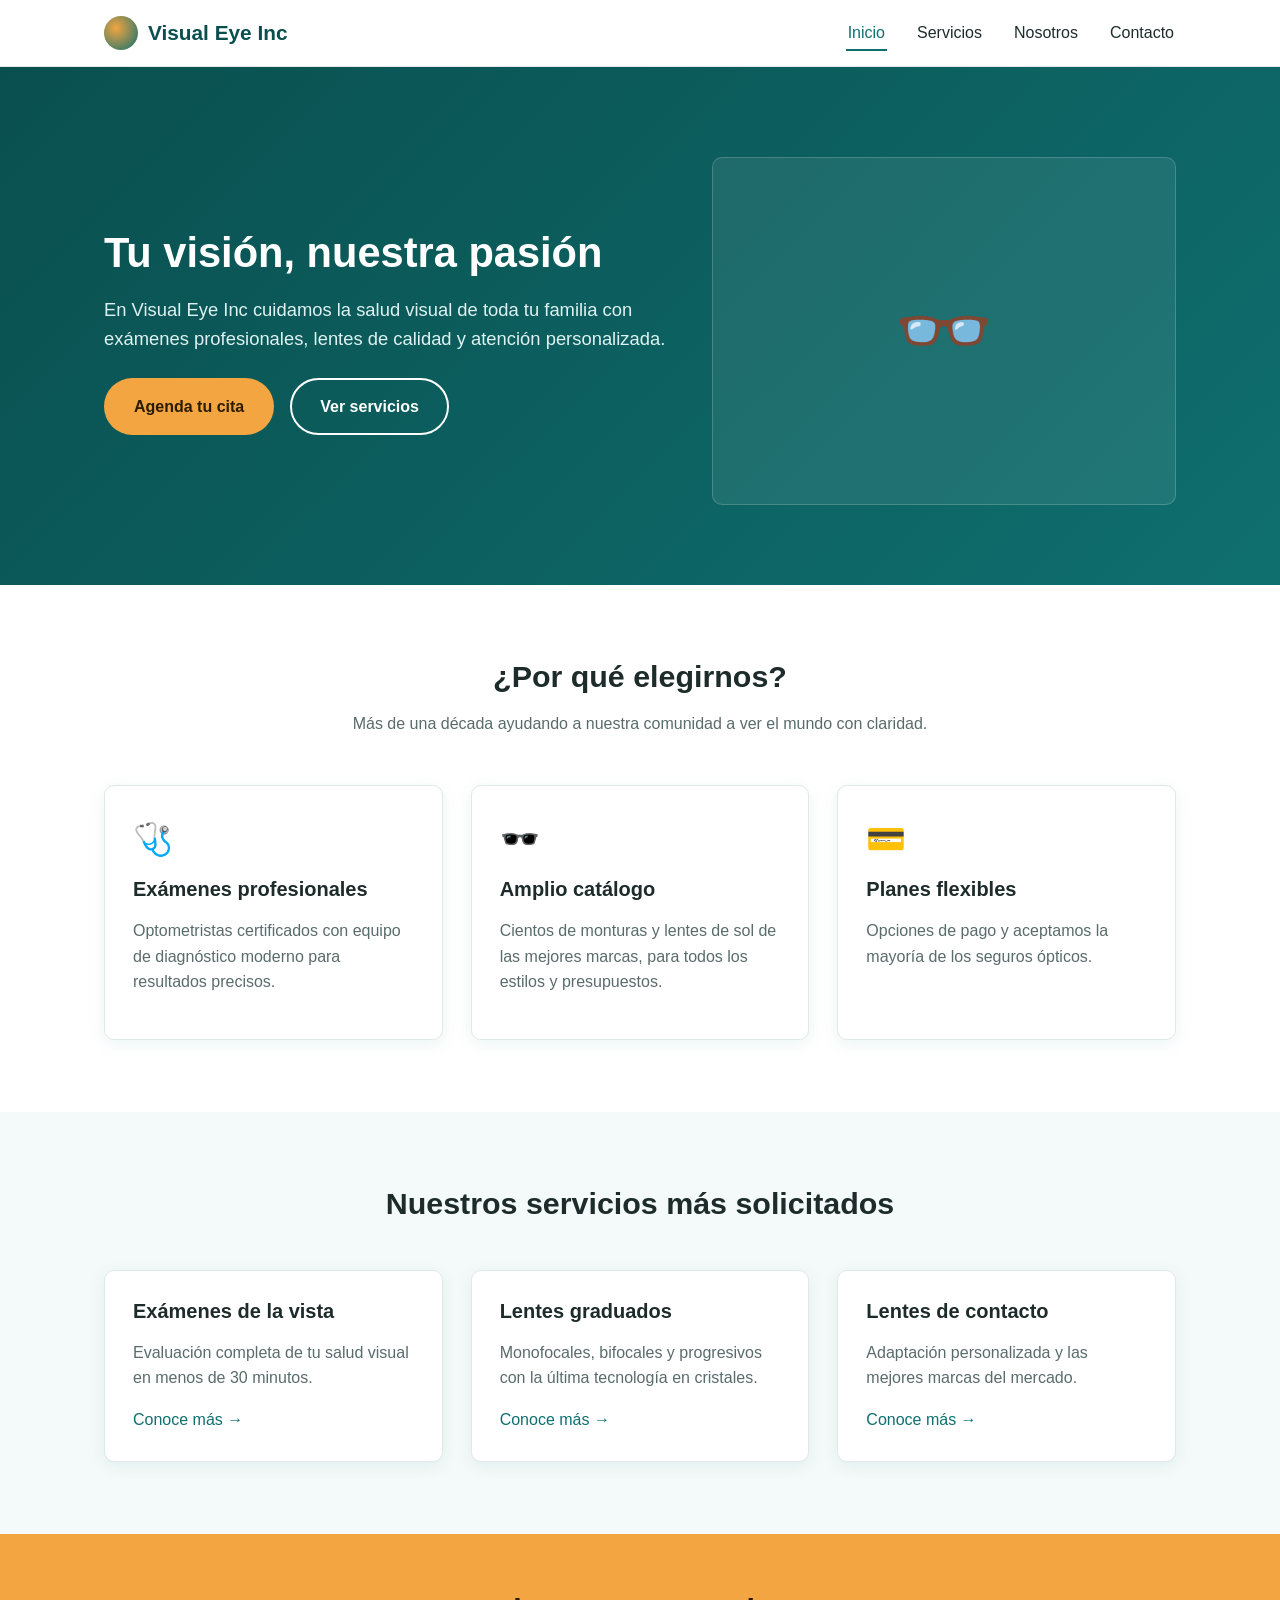
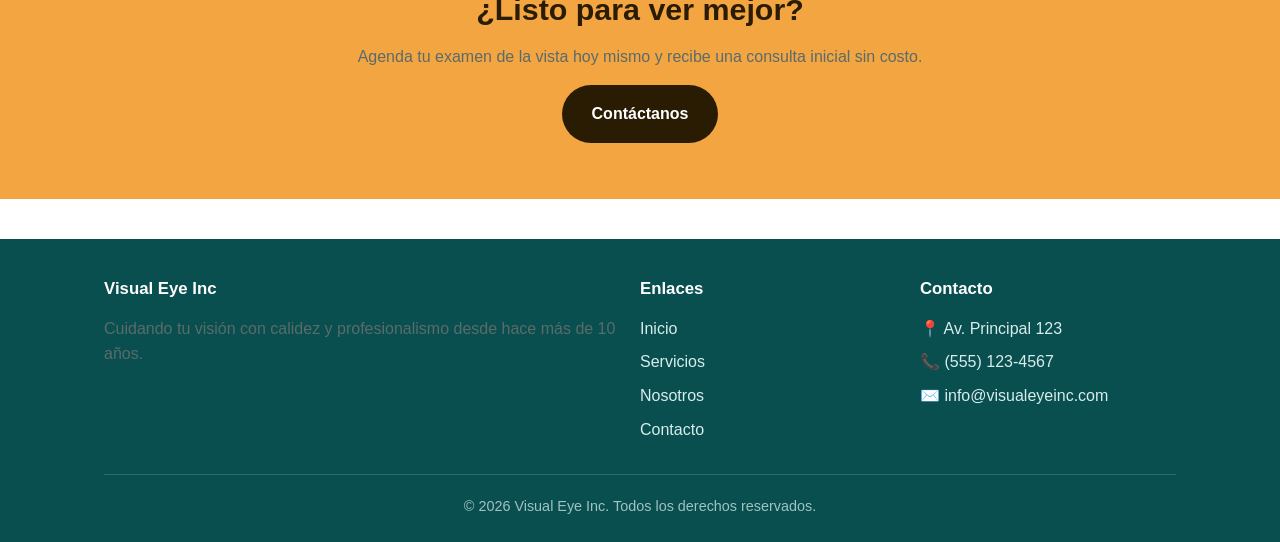
<file: index.html>
<!DOCTYPE html>
<html lang="es">
<head>
<meta charset="UTF-8">
<meta name="viewport" content="width=device-width, initial-scale=1.0">
<title>Visual Eye Inc | Óptica y Cuidado Visual</title>
<meta name="description" content="Visual Eye Inc - Exámenes de la vista, lentes graduados y cuidado visual para toda la familia.">
<link rel="stylesheet" href="css/style.css">
</head>
<body>

<header class="site-header">
  <div class="nav-wrap">
    <a href="index.html" class="logo">
      <span class="logo-mark" aria-hidden="true"></span>
      Visual Eye Inc
    </a>
    <button class="nav-toggle" aria-label="Abrir menú" aria-expanded="false">&#9776;</button>
    <nav class="main-nav">
      <ul>
        <li><a href="index.html" class="active">Inicio</a></li>
        <li><a href="servicios.html">Servicios</a></li>
        <li><a href="nosotros.html">Nosotros</a></li>
        <li><a href="contacto.html">Contacto</a></li>
      </ul>
    </nav>
  </div>
</header>

<section class="hero">
  <div class="container">
    <div>
      <h1>Tu visión, nuestra pasión</h1>
      <p class="lead">En Visual Eye Inc cuidamos la salud visual de toda tu familia con exámenes profesionales, lentes de calidad y atención personalizada.</p>
      <div class="hero-actions">
        <a href="contacto.html" class="btn btn-primary">Agenda tu cita</a>
        <a href="servicios.html" class="btn btn-outline">Ver servicios</a>
      </div>
    </div>
    <div class="hero-art" aria-hidden="true">👓</div>
  </div>
</section>

<section>
  <div class="container">
    <div class="section-head">
      <h2>¿Por qué elegirnos?</h2>
      <p>Más de una década ayudando a nuestra comunidad a ver el mundo con claridad.</p>
    </div>
    <div class="grid grid-3">
      <div class="card">
        <div class="icon">🩺</div>
        <h3>Exámenes profesionales</h3>
        <p>Optometristas certificados con equipo de diagnóstico moderno para resultados precisos.</p>
      </div>
      <div class="card">
        <div class="icon">🕶️</div>
        <h3>Amplio catálogo</h3>
        <p>Cientos de monturas y lentes de sol de las mejores marcas, para todos los estilos y presupuestos.</p>
      </div>
      <div class="card">
        <div class="icon">💳</div>
        <h3>Planes flexibles</h3>
        <p>Opciones de pago y aceptamos la mayoría de los seguros ópticos.</p>
      </div>
    </div>
  </div>
</section>

<section class="section-alt">
  <div class="container">
    <div class="section-head">
      <h2>Nuestros servicios más solicitados</h2>
    </div>
    <div class="grid grid-3">
      <div class="card">
        <h3>Exámenes de la vista</h3>
        <p>Evaluación completa de tu salud visual en menos de 30 minutos.</p>
        <a href="servicios.html">Conoce más &rarr;</a>
      </div>
      <div class="card">
        <h3>Lentes graduados</h3>
        <p>Monofocales, bifocales y progresivos con la última tecnología en cristales.</p>
        <a href="servicios.html">Conoce más &rarr;</a>
      </div>
      <div class="card">
        <h3>Lentes de contacto</h3>
        <p>Adaptación personalizada y las mejores marcas del mercado.</p>
        <a href="servicios.html">Conoce más &rarr;</a>
      </div>
    </div>
  </div>
</section>

<section class="cta-band">
  <div class="container">
    <h2>¿Listo para ver mejor?</h2>
    <p>Agenda tu examen de la vista hoy mismo y recibe una consulta inicial sin costo.</p>
    <a href="contacto.html" class="btn btn-primary">Contáctanos</a>
  </div>
</section>

<footer class="site-footer">
  <div class="container">
    <div class="footer-grid">
      <div>
        <h3>Visual Eye Inc</h3>
        <p>Cuidando tu visión con calidez y profesionalismo desde hace más de 10 años.</p>
      </div>
      <div>
        <h3>Enlaces</h3>
        <ul>
          <li><a href="index.html">Inicio</a></li>
          <li><a href="servicios.html">Servicios</a></li>
          <li><a href="nosotros.html">Nosotros</a></li>
          <li><a href="contacto.html">Contacto</a></li>
        </ul>
      </div>
      <div>
        <h3>Contacto</h3>
        <ul>
          <li>📍 Av. Principal 123</li>
          <li>📞 (555) 123-4567</li>
          <li>✉️ info@visualeyeinc.com</li>
        </ul>
      </div>
    </div>
    <div class="footer-bottom">
      &copy; <span id="year"></span> Visual Eye Inc. Todos los derechos reservados.
    </div>
  </div>
</footer>

<script src="js/script.js"></script>
</body>
</html>
</file>
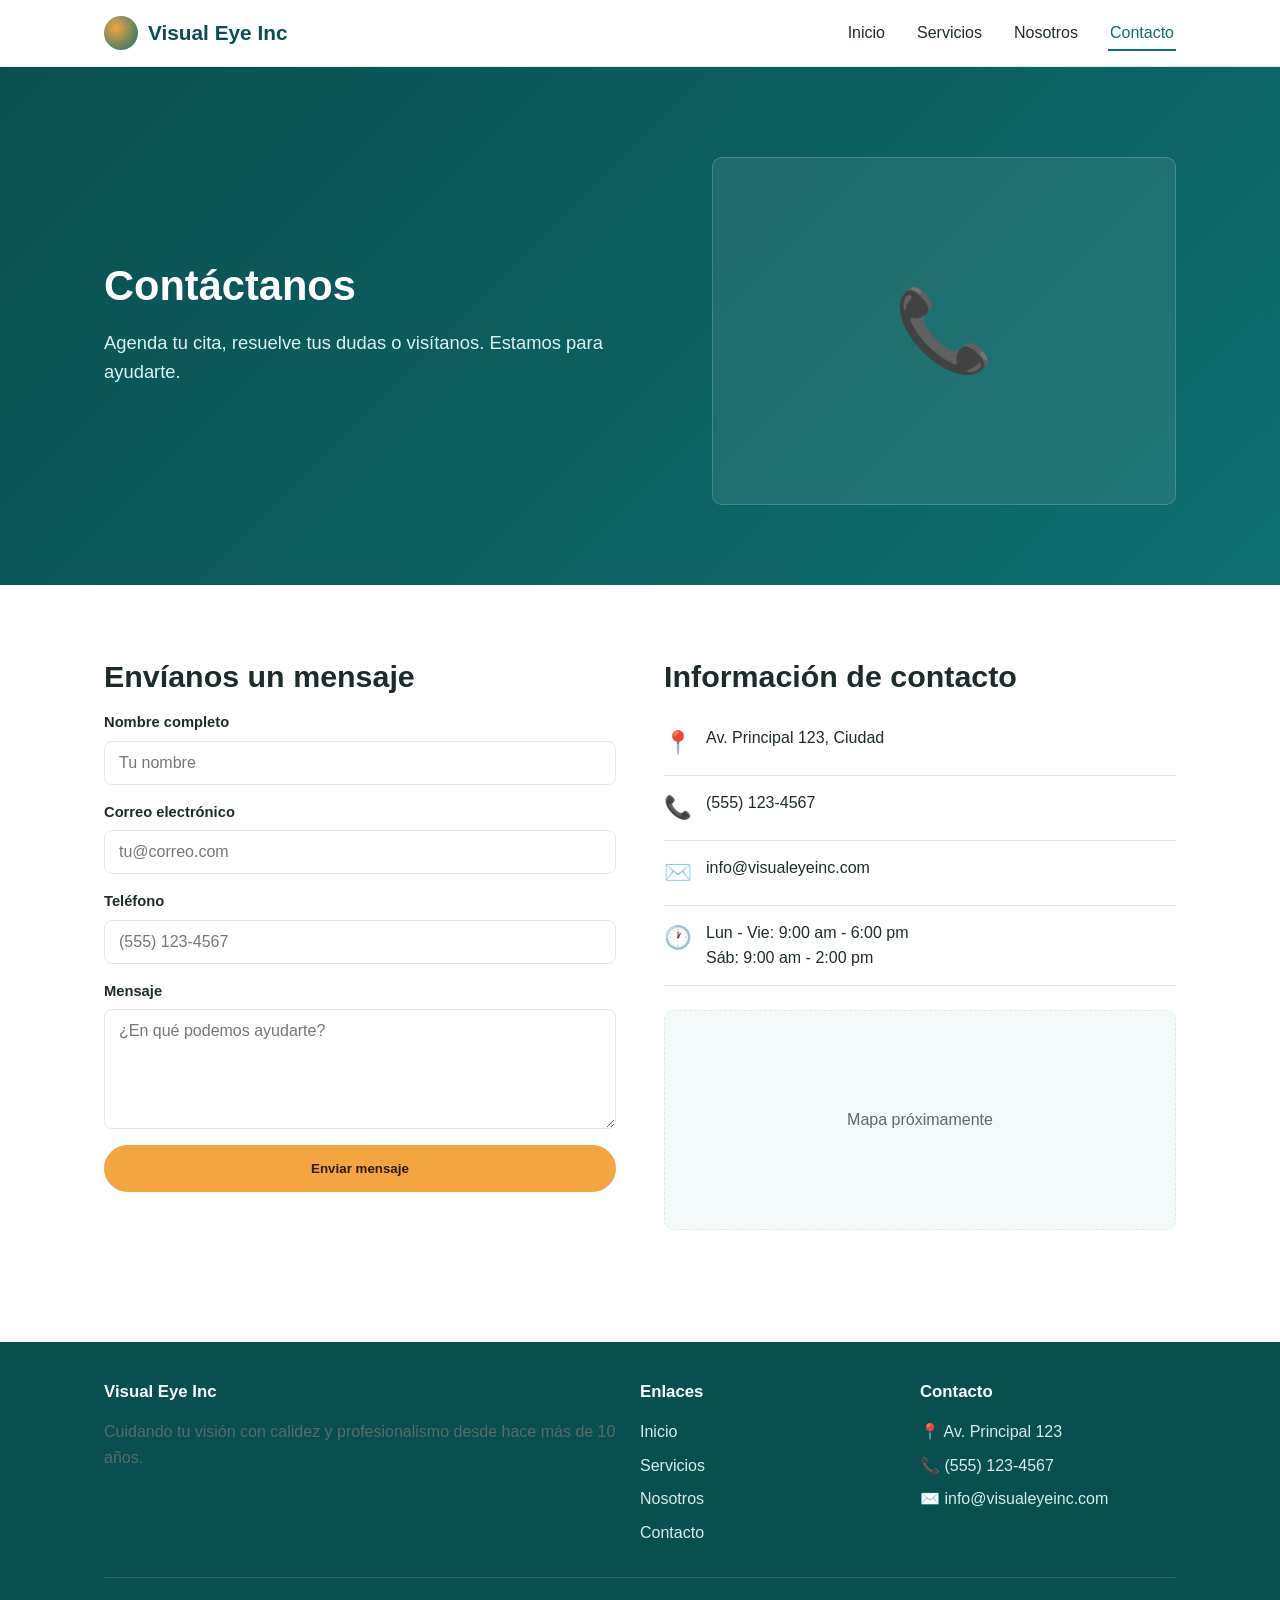
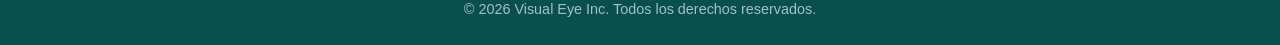
<file: contacto.html>
<!DOCTYPE html>
<html lang="es">
<head>
<meta charset="UTF-8">
<meta name="viewport" content="width=device-width, initial-scale=1.0">
<title>Contacto | Visual Eye Inc</title>
<meta name="description" content="Contáctanos, agenda tu cita o visítanos en Visual Eye Inc.">
<link rel="stylesheet" href="css/style.css">
</head>
<body>

<header class="site-header">
  <div class="nav-wrap">
    <a href="index.html" class="logo">
      <span class="logo-mark" aria-hidden="true"></span>
      Visual Eye Inc
    </a>
    <button class="nav-toggle" aria-label="Abrir menú" aria-expanded="false">&#9776;</button>
    <nav class="main-nav">
      <ul>
        <li><a href="index.html">Inicio</a></li>
        <li><a href="servicios.html">Servicios</a></li>
        <li><a href="nosotros.html">Nosotros</a></li>
        <li><a href="contacto.html" class="active">Contacto</a></li>
      </ul>
    </nav>
  </div>
</header>

<section class="hero">
  <div class="container">
    <div>
      <h1>Contáctanos</h1>
      <p class="lead">Agenda tu cita, resuelve tus dudas o visítanos. Estamos para ayudarte.</p>
    </div>
    <div class="hero-art" aria-hidden="true">📞</div>
  </div>
</section>

<section>
  <div class="container contact-grid">
    <div>
      <h2>Envíanos un mensaje</h2>
      <form class="contact-form" id="contact-form">
        <div class="form-group">
          <label for="name">Nombre completo</label>
          <input type="text" id="name" name="name" required placeholder="Tu nombre">
        </div>
        <div class="form-group">
          <label for="email">Correo electrónico</label>
          <input type="email" id="email" name="email" required placeholder="tu@correo.com">
        </div>
        <div class="form-group">
          <label for="phone">Teléfono</label>
          <input type="tel" id="phone" name="phone" placeholder="(555) 123-4567">
        </div>
        <div class="form-group">
          <label for="message">Mensaje</label>
          <textarea id="message" name="message" required placeholder="¿En qué podemos ayudarte?"></textarea>
        </div>
        <button type="submit" class="btn btn-primary">Enviar mensaje</button>
        <p class="form-status" id="form-status">¡Gracias! Tu mensaje ha sido enviado. Te contactaremos pronto.</p>
      </form>
    </div>

    <div>
      <h2>Información de contacto</h2>
      <ul class="info-list">
        <li><span class="icon">📍</span> <span>Av. Principal 123, Ciudad</span></li>
        <li><span class="icon">📞</span> <span>(555) 123-4567</span></li>
        <li><span class="icon">✉️</span> <span>info@visualeyeinc.com</span></li>
        <li><span class="icon">🕐</span> <span>Lun - Vie: 9:00 am - 6:00 pm<br>Sáb: 9:00 am - 2:00 pm</span></li>
      </ul>
      <div class="map-placeholder">Mapa próximamente</div>
    </div>
  </div>
</section>

<footer class="site-footer">
  <div class="container">
    <div class="footer-grid">
      <div>
        <h3>Visual Eye Inc</h3>
        <p>Cuidando tu visión con calidez y profesionalismo desde hace más de 10 años.</p>
      </div>
      <div>
        <h3>Enlaces</h3>
        <ul>
          <li><a href="index.html">Inicio</a></li>
          <li><a href="servicios.html">Servicios</a></li>
          <li><a href="nosotros.html">Nosotros</a></li>
          <li><a href="contacto.html">Contacto</a></li>
        </ul>
      </div>
      <div>
        <h3>Contacto</h3>
        <ul>
          <li>📍 Av. Principal 123</li>
          <li>📞 (555) 123-4567</li>
          <li>✉️ info@visualeyeinc.com</li>
        </ul>
      </div>
    </div>
    <div class="footer-bottom">
      &copy; <span id="year"></span> Visual Eye Inc. Todos los derechos reservados.
    </div>
  </div>
</footer>

<script src="js/script.js"></script>
</body>
</html>
</file>
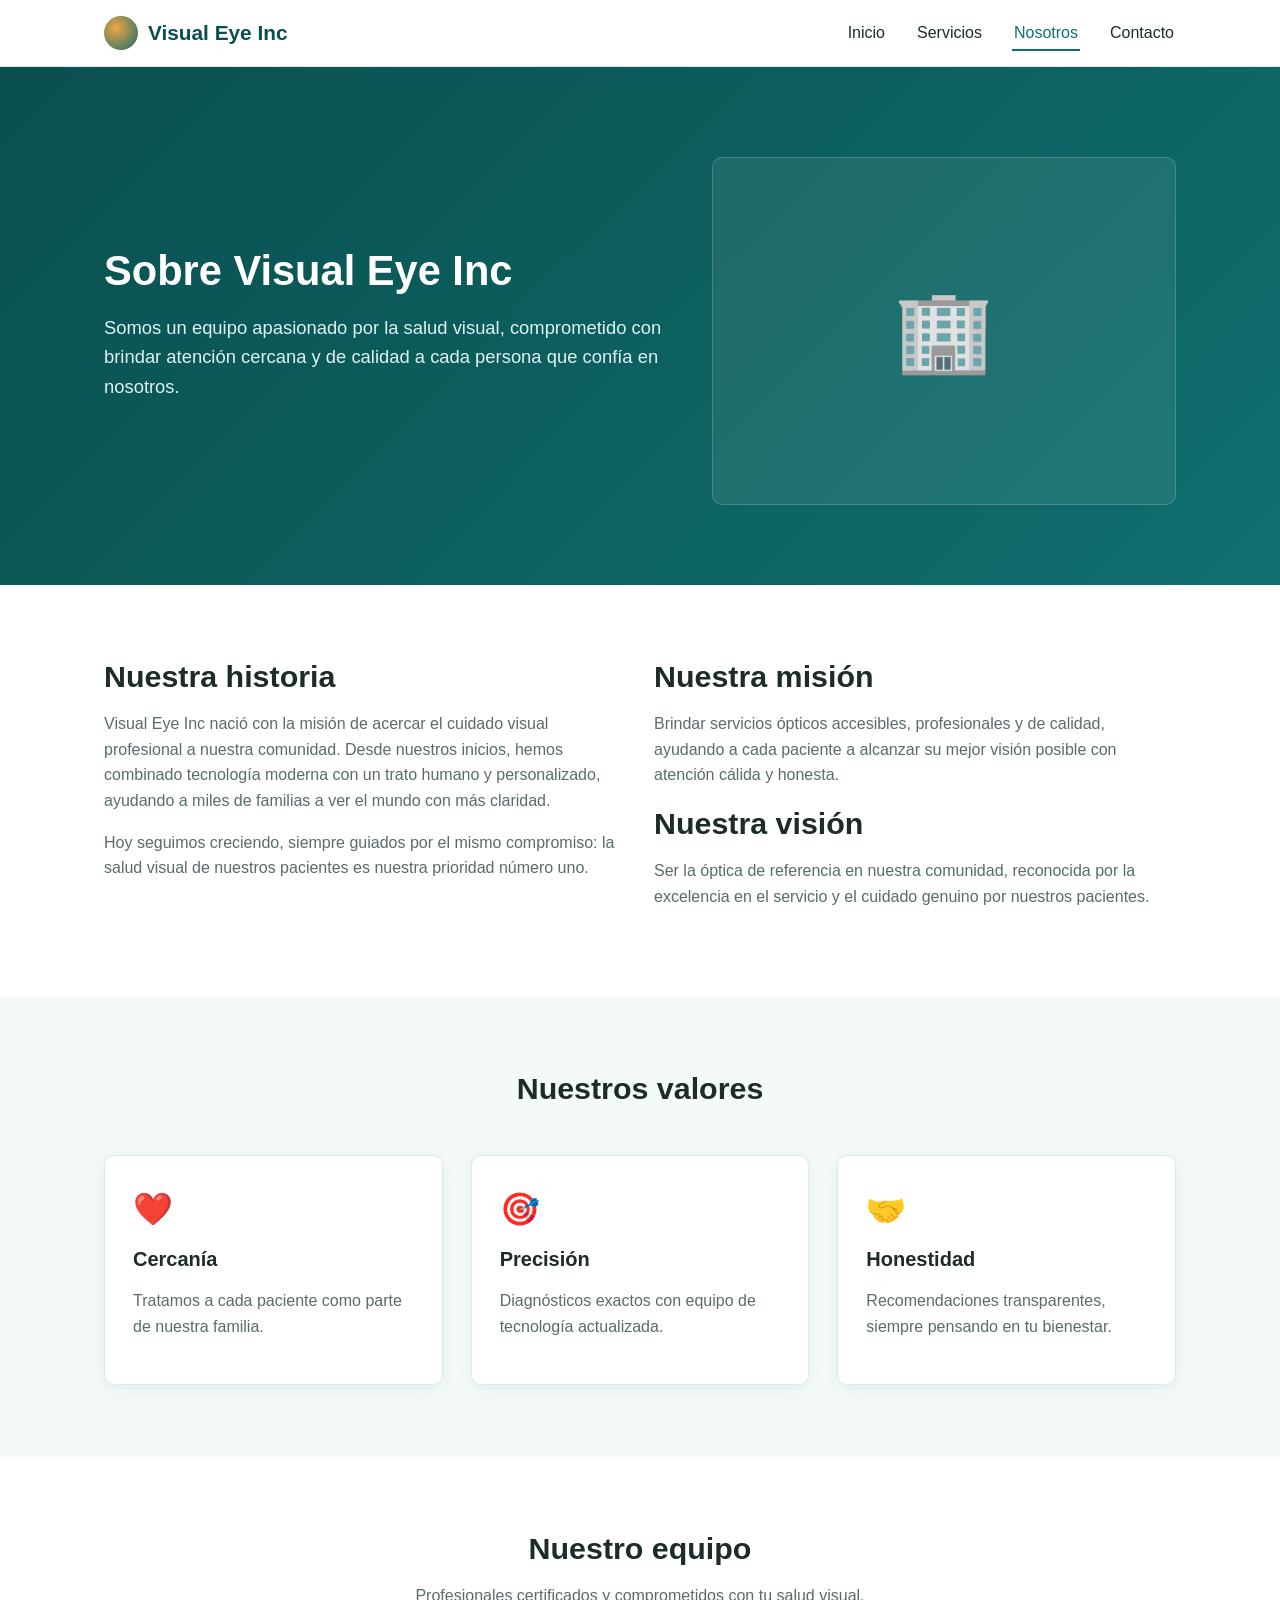
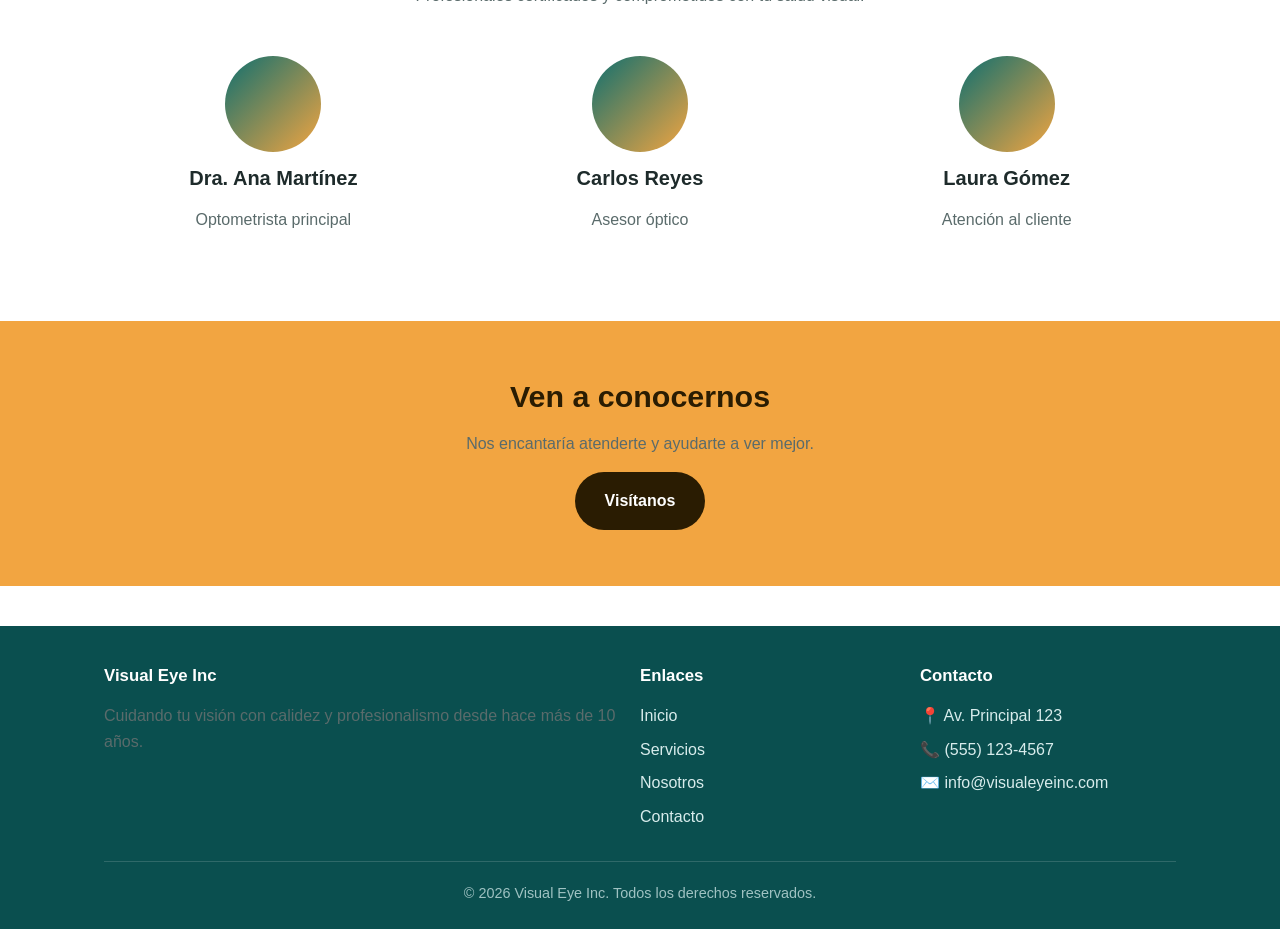
<file: nosotros.html>
<!DOCTYPE html>
<html lang="es">
<head>
<meta charset="UTF-8">
<meta name="viewport" content="width=device-width, initial-scale=1.0">
<title>Nosotros | Visual Eye Inc</title>
<meta name="description" content="Conoce la historia, misión y equipo de Visual Eye Inc.">
<link rel="stylesheet" href="css/style.css">
</head>
<body>

<header class="site-header">
  <div class="nav-wrap">
    <a href="index.html" class="logo">
      <span class="logo-mark" aria-hidden="true"></span>
      Visual Eye Inc
    </a>
    <button class="nav-toggle" aria-label="Abrir menú" aria-expanded="false">&#9776;</button>
    <nav class="main-nav">
      <ul>
        <li><a href="index.html">Inicio</a></li>
        <li><a href="servicios.html">Servicios</a></li>
        <li><a href="nosotros.html" class="active">Nosotros</a></li>
        <li><a href="contacto.html">Contacto</a></li>
      </ul>
    </nav>
  </div>
</header>

<section class="hero">
  <div class="container">
    <div>
      <h1>Sobre Visual Eye Inc</h1>
      <p class="lead">Somos un equipo apasionado por la salud visual, comprometido con brindar atención cercana y de calidad a cada persona que confía en nosotros.</p>
    </div>
    <div class="hero-art" aria-hidden="true">🏢</div>
  </div>
</section>

<section>
  <div class="container grid grid-2">
    <div>
      <h2>Nuestra historia</h2>
      <p>Visual Eye Inc nació con la misión de acercar el cuidado visual profesional a nuestra comunidad. Desde nuestros inicios, hemos combinado tecnología moderna con un trato humano y personalizado, ayudando a miles de familias a ver el mundo con más claridad.</p>
      <p>Hoy seguimos creciendo, siempre guiados por el mismo compromiso: la salud visual de nuestros pacientes es nuestra prioridad número uno.</p>
    </div>
    <div>
      <h2>Nuestra misión</h2>
      <p>Brindar servicios ópticos accesibles, profesionales y de calidad, ayudando a cada paciente a alcanzar su mejor visión posible con atención cálida y honesta.</p>
      <h2>Nuestra visión</h2>
      <p>Ser la óptica de referencia en nuestra comunidad, reconocida por la excelencia en el servicio y el cuidado genuino por nuestros pacientes.</p>
    </div>
  </div>
</section>

<section class="section-alt">
  <div class="container">
    <div class="section-head">
      <h2>Nuestros valores</h2>
    </div>
    <div class="grid grid-3">
      <div class="card">
        <div class="icon">❤️</div>
        <h3>Cercanía</h3>
        <p>Tratamos a cada paciente como parte de nuestra familia.</p>
      </div>
      <div class="card">
        <div class="icon">🎯</div>
        <h3>Precisión</h3>
        <p>Diagnósticos exactos con equipo de tecnología actualizada.</p>
      </div>
      <div class="card">
        <div class="icon">🤝</div>
        <h3>Honestidad</h3>
        <p>Recomendaciones transparentes, siempre pensando en tu bienestar.</p>
      </div>
    </div>
  </div>
</section>

<section>
  <div class="container">
    <div class="section-head">
      <h2>Nuestro equipo</h2>
      <p>Profesionales certificados y comprometidos con tu salud visual.</p>
    </div>
    <div class="grid grid-3">
      <div class="team-member">
        <div class="avatar" aria-hidden="true"></div>
        <h3>Dra. Ana Martínez</h3>
        <p>Optometrista principal</p>
      </div>
      <div class="team-member">
        <div class="avatar" aria-hidden="true"></div>
        <h3>Carlos Reyes</h3>
        <p>Asesor óptico</p>
      </div>
      <div class="team-member">
        <div class="avatar" aria-hidden="true"></div>
        <h3>Laura Gómez</h3>
        <p>Atención al cliente</p>
      </div>
    </div>
  </div>
</section>

<section class="cta-band">
  <div class="container">
    <h2>Ven a conocernos</h2>
    <p>Nos encantaría atenderte y ayudarte a ver mejor.</p>
    <a href="contacto.html" class="btn btn-primary">Visítanos</a>
  </div>
</section>

<footer class="site-footer">
  <div class="container">
    <div class="footer-grid">
      <div>
        <h3>Visual Eye Inc</h3>
        <p>Cuidando tu visión con calidez y profesionalismo desde hace más de 10 años.</p>
      </div>
      <div>
        <h3>Enlaces</h3>
        <ul>
          <li><a href="index.html">Inicio</a></li>
          <li><a href="servicios.html">Servicios</a></li>
          <li><a href="nosotros.html">Nosotros</a></li>
          <li><a href="contacto.html">Contacto</a></li>
        </ul>
      </div>
      <div>
        <h3>Contacto</h3>
        <ul>
          <li>📍 Av. Principal 123</li>
          <li>📞 (555) 123-4567</li>
          <li>✉️ info@visualeyeinc.com</li>
        </ul>
      </div>
    </div>
    <div class="footer-bottom">
      &copy; <span id="year"></span> Visual Eye Inc. Todos los derechos reservados.
    </div>
  </div>
</footer>

<script src="js/script.js"></script>
</body>
</html>
</file>
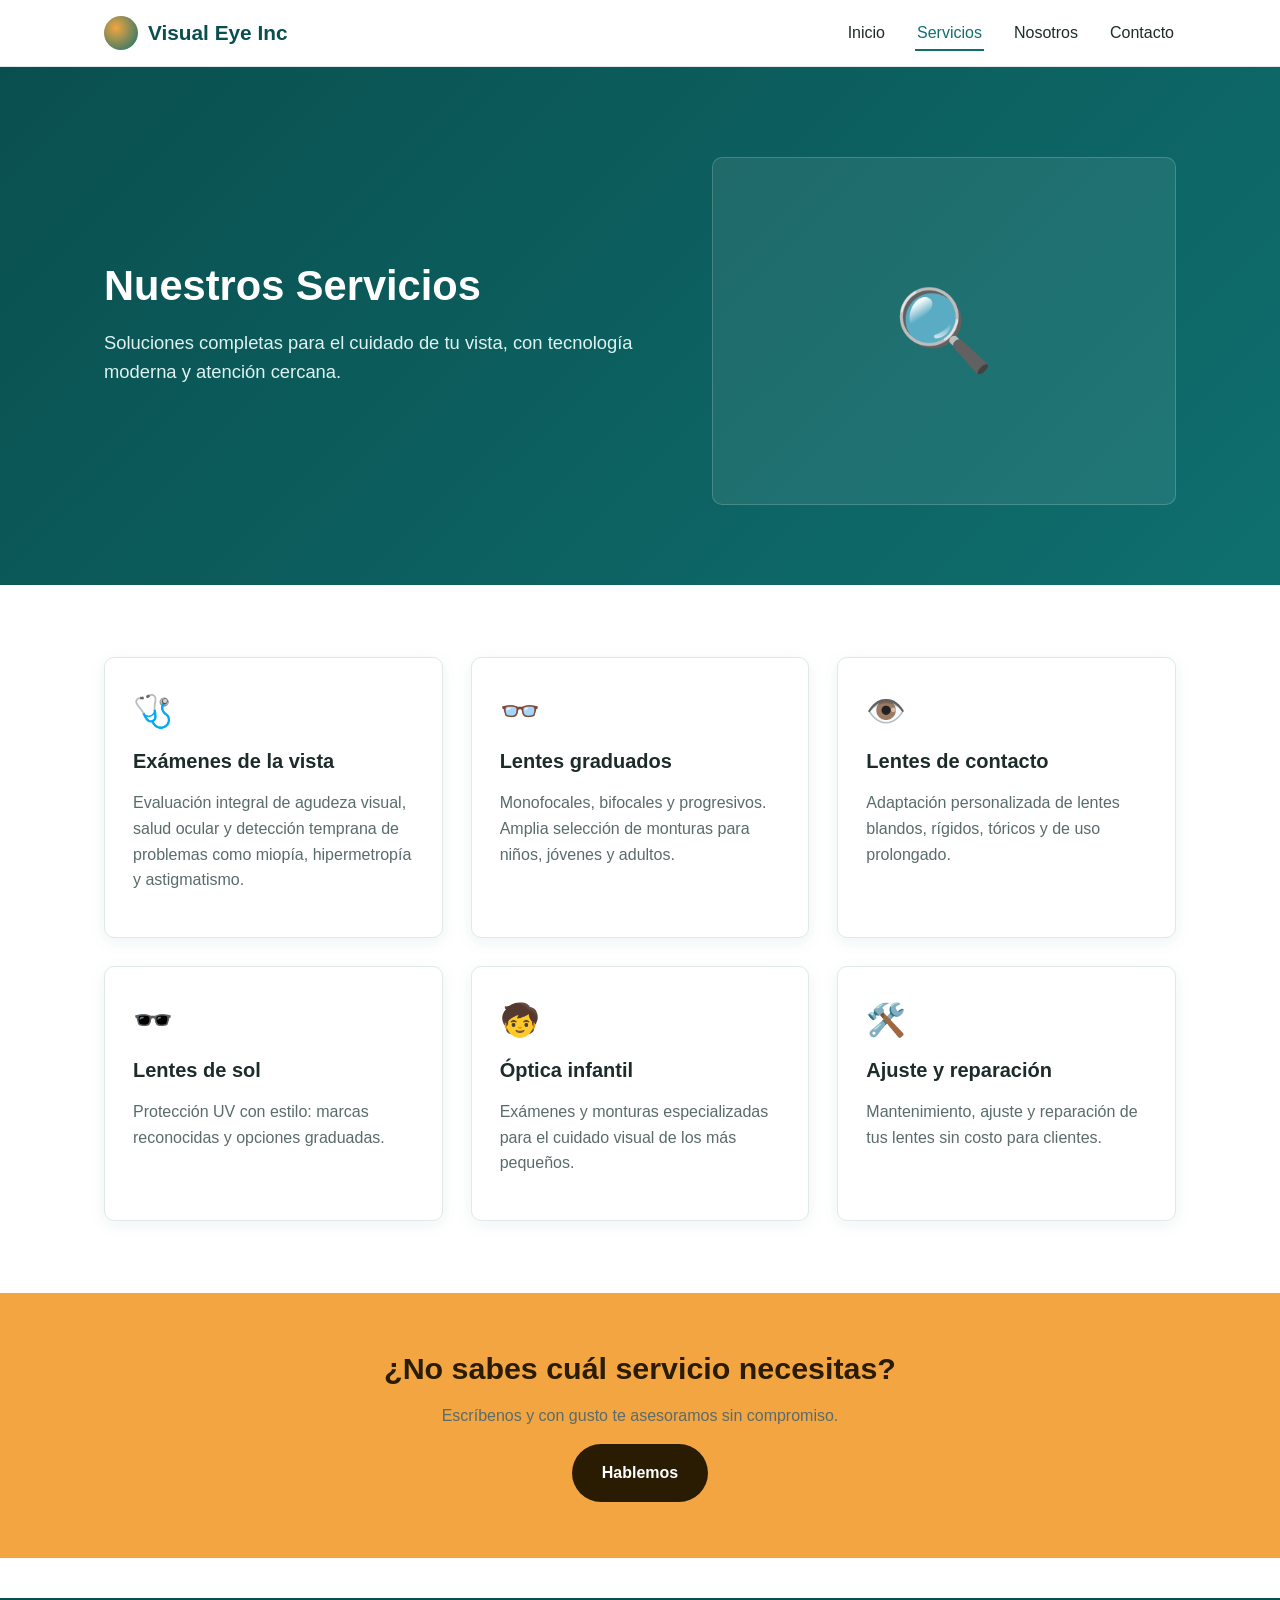
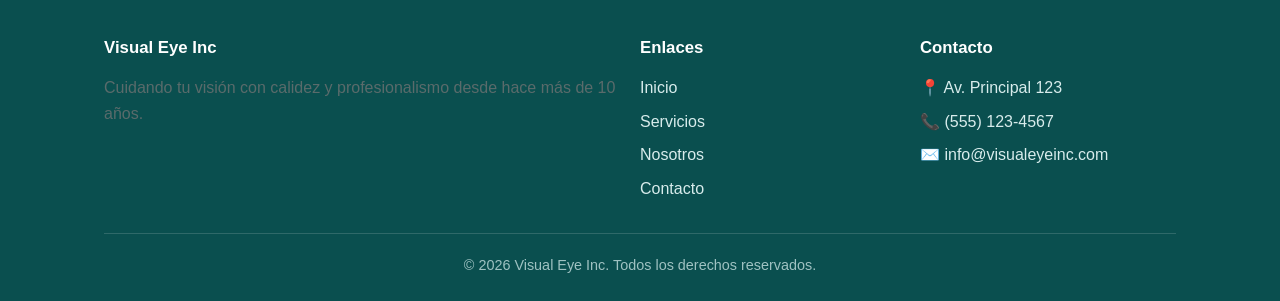
<file: servicios.html>
<!DOCTYPE html>
<html lang="es">
<head>
<meta charset="UTF-8">
<meta name="viewport" content="width=device-width, initial-scale=1.0">
<title>Servicios | Visual Eye Inc</title>
<meta name="description" content="Conoce todos los servicios de Visual Eye Inc: exámenes de la vista, lentes graduados, lentes de contacto y más.">
<link rel="stylesheet" href="css/style.css">
</head>
<body>

<header class="site-header">
  <div class="nav-wrap">
    <a href="index.html" class="logo">
      <span class="logo-mark" aria-hidden="true"></span>
      Visual Eye Inc
    </a>
    <button class="nav-toggle" aria-label="Abrir menú" aria-expanded="false">&#9776;</button>
    <nav class="main-nav">
      <ul>
        <li><a href="index.html">Inicio</a></li>
        <li><a href="servicios.html" class="active">Servicios</a></li>
        <li><a href="nosotros.html">Nosotros</a></li>
        <li><a href="contacto.html">Contacto</a></li>
      </ul>
    </nav>
  </div>
</header>

<section class="hero">
  <div class="container">
    <div>
      <h1>Nuestros Servicios</h1>
      <p class="lead">Soluciones completas para el cuidado de tu vista, con tecnología moderna y atención cercana.</p>
    </div>
    <div class="hero-art" aria-hidden="true">🔍</div>
  </div>
</section>

<section>
  <div class="container">
    <div class="grid grid-3">
      <div class="card">
        <div class="icon">🩺</div>
        <h3>Exámenes de la vista</h3>
        <p>Evaluación integral de agudeza visual, salud ocular y detección temprana de problemas como miopía, hipermetropía y astigmatismo.</p>
      </div>
      <div class="card">
        <div class="icon">👓</div>
        <h3>Lentes graduados</h3>
        <p>Monofocales, bifocales y progresivos. Amplia selección de monturas para niños, jóvenes y adultos.</p>
      </div>
      <div class="card">
        <div class="icon">👁️</div>
        <h3>Lentes de contacto</h3>
        <p>Adaptación personalizada de lentes blandos, rígidos, tóricos y de uso prolongado.</p>
      </div>
      <div class="card">
        <div class="icon">🕶️</div>
        <h3>Lentes de sol</h3>
        <p>Protección UV con estilo: marcas reconocidas y opciones graduadas.</p>
      </div>
      <div class="card">
        <div class="icon">🧒</div>
        <h3>Óptica infantil</h3>
        <p>Exámenes y monturas especializadas para el cuidado visual de los más pequeños.</p>
      </div>
      <div class="card">
        <div class="icon">🛠️</div>
        <h3>Ajuste y reparación</h3>
        <p>Mantenimiento, ajuste y reparación de tus lentes sin costo para clientes.</p>
      </div>
    </div>
  </div>
</section>

<section class="cta-band">
  <div class="container">
    <h2>¿No sabes cuál servicio necesitas?</h2>
    <p>Escríbenos y con gusto te asesoramos sin compromiso.</p>
    <a href="contacto.html" class="btn btn-primary">Hablemos</a>
  </div>
</section>

<footer class="site-footer">
  <div class="container">
    <div class="footer-grid">
      <div>
        <h3>Visual Eye Inc</h3>
        <p>Cuidando tu visión con calidez y profesionalismo desde hace más de 10 años.</p>
      </div>
      <div>
        <h3>Enlaces</h3>
        <ul>
          <li><a href="index.html">Inicio</a></li>
          <li><a href="servicios.html">Servicios</a></li>
          <li><a href="nosotros.html">Nosotros</a></li>
          <li><a href="contacto.html">Contacto</a></li>
        </ul>
      </div>
      <div>
        <h3>Contacto</h3>
        <ul>
          <li>📍 Av. Principal 123</li>
          <li>📞 (555) 123-4567</li>
          <li>✉️ info@visualeyeinc.com</li>
        </ul>
      </div>
    </div>
    <div class="footer-bottom">
      &copy; <span id="year"></span> Visual Eye Inc. Todos los derechos reservados.
    </div>
  </div>
</footer>

<script src="js/script.js"></script>
</body>
</html>
</file>
<file: css/style.css>
/* ===== Variables ===== */
:root {
  --color-primary: #0f6f6f;
  --color-primary-dark: #0a4f4f;
  --color-accent: #f2a541;
  --color-bg: #ffffff;
  --color-bg-alt: #f4f9f9;
  --color-text: #1e2b2b;
  --color-text-muted: #5a6b6b;
  --color-border: #e0e8e8;
  --shadow: 0 4px 16px rgba(15, 111, 111, 0.08);
  --radius: 10px;
  --max-width: 1120px;
}

* { box-sizing: border-box; }

html { scroll-behavior: smooth; }

body {
  margin: 0;
  font-family: "Segoe UI", Roboto, Helvetica, Arial, sans-serif;
  color: var(--color-text);
  background: var(--color-bg);
  line-height: 1.6;
}

img { max-width: 100%; display: block; }

a { color: var(--color-primary); text-decoration: none; }
a:hover { text-decoration: underline; }

.container {
  max-width: var(--max-width);
  margin: 0 auto;
  padding: 0 24px;
}

h1, h2, h3 { line-height: 1.25; margin: 0 0 16px; }
h1 { font-size: 2.6rem; }
h2 { font-size: 1.9rem; }
h3 { font-size: 1.25rem; }
p { margin: 0 0 16px; color: var(--color-text-muted); }

.btn {
  display: inline-block;
  padding: 14px 28px;
  border-radius: 999px;
  font-weight: 600;
  cursor: pointer;
  border: 2px solid transparent;
  transition: transform 0.15s ease, box-shadow 0.15s ease;
}
.btn:hover { transform: translateY(-2px); text-decoration: none; }

.btn-primary {
  background: var(--color-accent);
  color: #2a1c02;
}
.btn-primary:hover { box-shadow: 0 6px 18px rgba(242, 165, 65, 0.4); }

.btn-outline {
  background: transparent;
  border-color: #ffffff;
  color: #ffffff;
}
.btn-outline:hover { box-shadow: 0 6px 18px rgba(255,255,255,0.2); }

/* ===== Header / Nav ===== */
header.site-header {
  background: var(--color-bg);
  border-bottom: 1px solid var(--color-border);
  position: sticky;
  top: 0;
  z-index: 100;
}

.nav-wrap {
  display: flex;
  align-items: center;
  justify-content: space-between;
  padding: 16px 24px;
  max-width: var(--max-width);
  margin: 0 auto;
}

.logo {
  display: flex;
  align-items: center;
  gap: 10px;
  font-weight: 700;
  font-size: 1.3rem;
  color: var(--color-primary-dark);
}
.logo:hover { text-decoration: none; }
.logo-mark {
  width: 34px;
  height: 34px;
  border-radius: 50%;
  background: radial-gradient(circle at 35% 35%, var(--color-accent), var(--color-primary));
  flex-shrink: 0;
}

nav.main-nav ul {
  list-style: none;
  display: flex;
  gap: 28px;
  margin: 0;
  padding: 0;
}
nav.main-nav a {
  color: var(--color-text);
  font-weight: 500;
  padding: 8px 2px;
  border-bottom: 2px solid transparent;
}
nav.main-nav a:hover,
nav.main-nav a.active {
  color: var(--color-primary);
  border-bottom-color: var(--color-primary);
  text-decoration: none;
}

.nav-toggle {
  display: none;
  background: none;
  border: none;
  font-size: 1.6rem;
  cursor: pointer;
  color: var(--color-primary-dark);
}

@media (max-width: 760px) {
  .nav-toggle { display: block; }
  nav.main-nav {
    display: none;
    width: 100%;
  }
  nav.main-nav.open { display: block; }
  nav.main-nav ul {
    flex-direction: column;
    gap: 0;
    padding: 12px 24px 20px;
  }
  nav.main-nav li { border-top: 1px solid var(--color-border); }
  nav.main-nav a { display: block; padding: 12px 0; }
  .nav-wrap { flex-wrap: wrap; }
}

/* ===== Hero ===== */
.hero {
  background: linear-gradient(135deg, var(--color-primary-dark), var(--color-primary));
  color: #fff;
  padding: 90px 0 80px;
}
.hero .container {
  display: grid;
  grid-template-columns: 1.1fr 0.9fr;
  gap: 40px;
  align-items: center;
}
.hero h1 { color: #fff; }
.hero p.lead { color: #dff2f2; font-size: 1.15rem; }
.hero-actions { display: flex; gap: 16px; flex-wrap: wrap; margin-top: 24px; }

.hero-art {
  background: rgba(255,255,255,0.08);
  border: 1px solid rgba(255,255,255,0.18);
  border-radius: var(--radius);
  aspect-ratio: 4 / 3;
  display: flex;
  align-items: center;
  justify-content: center;
  font-size: 5rem;
}

@media (max-width: 760px) {
  .hero .container { grid-template-columns: 1fr; }
  .hero { padding: 60px 0; }
  h1 { font-size: 2rem; }
}

/* ===== Sections ===== */
section { padding: 72px 0; }
.section-alt { background: var(--color-bg-alt); }
.section-head { text-align: center; max-width: 640px; margin: 0 auto 48px; }

.grid {
  display: grid;
  gap: 28px;
}
.grid-3 { grid-template-columns: repeat(3, 1fr); }
.grid-2 { grid-template-columns: repeat(2, 1fr); }

@media (max-width: 860px) {
  .grid-3 { grid-template-columns: repeat(2, 1fr); }
}
@media (max-width: 600px) {
  .grid-3, .grid-2 { grid-template-columns: 1fr; }
}

.card {
  background: #fff;
  border: 1px solid var(--color-border);
  border-radius: var(--radius);
  padding: 28px;
  box-shadow: var(--shadow);
}
.card .icon {
  font-size: 2rem;
  margin-bottom: 12px;
}

.cta-band {
  background: var(--color-accent);
  color: #2a1c02;
  text-align: center;
  padding: 56px 0;
}
.cta-band h2 { color: #2a1c02; }
.cta-band .btn-primary {
  background: #2a1c02;
  color: #fff;
}

/* ===== Team ===== */
.team-member {
  text-align: center;
}
.avatar {
  width: 96px;
  height: 96px;
  border-radius: 50%;
  margin: 0 auto 14px;
  background: linear-gradient(135deg, var(--color-primary), var(--color-accent));
}

/* ===== Contact ===== */
.contact-grid {
  display: grid;
  grid-template-columns: 1fr 1fr;
  gap: 48px;
  align-items: start;
}
@media (max-width: 760px) {
  .contact-grid { grid-template-columns: 1fr; }
}

form.contact-form {
  display: flex;
  flex-direction: column;
  gap: 16px;
}
.form-group { display: flex; flex-direction: column; gap: 6px; }
label { font-weight: 600; font-size: 0.92rem; }
input, textarea {
  padding: 12px 14px;
  border: 1px solid var(--color-border);
  border-radius: 8px;
  font-family: inherit;
  font-size: 1rem;
}
input:focus, textarea:focus {
  outline: none;
  border-color: var(--color-primary);
  box-shadow: 0 0 0 3px rgba(15,111,111,0.15);
}
textarea { resize: vertical; min-height: 120px; }

.form-status {
  display: none;
  padding: 12px 14px;
  border-radius: 8px;
  background: #e6f6e6;
  color: #205c20;
  font-weight: 600;
}
.form-status.visible { display: block; }

.info-list { list-style: none; padding: 0; margin: 0; }
.info-list li {
  display: flex;
  gap: 14px;
  padding: 14px 0;
  border-bottom: 1px solid var(--color-border);
}
.info-list .icon { font-size: 1.4rem; }

.map-placeholder {
  margin-top: 24px;
  background: var(--color-bg-alt);
  border: 1px dashed var(--color-border);
  border-radius: var(--radius);
  height: 220px;
  display: flex;
  align-items: center;
  justify-content: center;
  color: var(--color-text-muted);
}

/* ===== Footer ===== */
footer.site-footer {
  background: var(--color-primary-dark);
  color: #d8ecec;
  padding: 40px 0 24px;
  margin-top: 40px;
}
footer .footer-grid {
  display: grid;
  grid-template-columns: 2fr 1fr 1fr;
  gap: 24px;
  margin-bottom: 24px;
}
footer a { color: #d8ecec; }
footer h3 { color: #fff; font-size: 1.05rem; }
footer ul { list-style: none; padding: 0; margin: 0; }
footer li { margin-bottom: 8px; }
.footer-bottom {
  text-align: center;
  border-top: 1px solid rgba(255,255,255,0.15);
  padding-top: 20px;
  font-size: 0.9rem;
  color: #9fc2c2;
}
@media (max-width: 700px) {
  footer .footer-grid { grid-template-columns: 1fr; }
}
</file>
